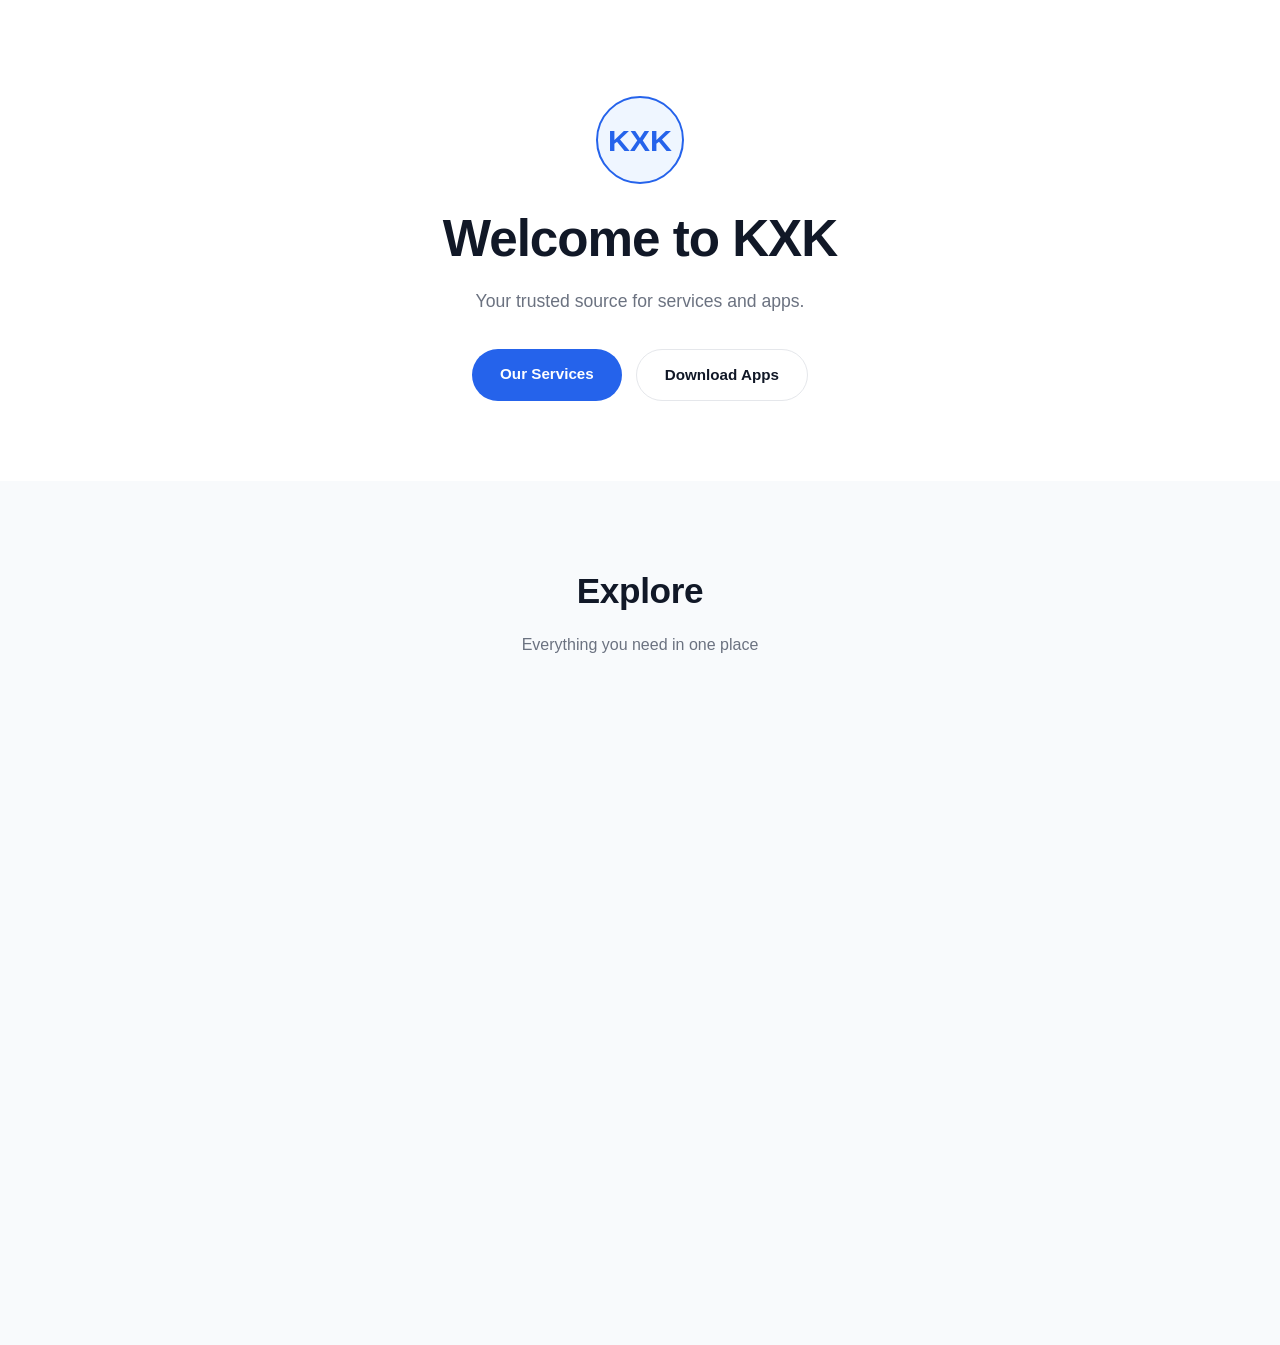
<file: index.html>
<!DOCTYPE html>
<html lang="en">
<head>
  <meta charset="UTF-8" />
  <meta name="viewport" content="width=device-width, initial-scale=1.0" />
  <meta http-equiv="refresh" content="0; url=home.html" />
  <title>KXK</title>
</head>
<body>
  <!-- index.html က home.html ကို အလိုအလျောက် ပို့ပေးပါတယ် (redirect) -->
  <p style="font-family: sans-serif; text-align: center; padding-top: 40px;">
    <a href="home.html">Go to KXK Home →</a>
  </p>
</body>
</html>
</file>
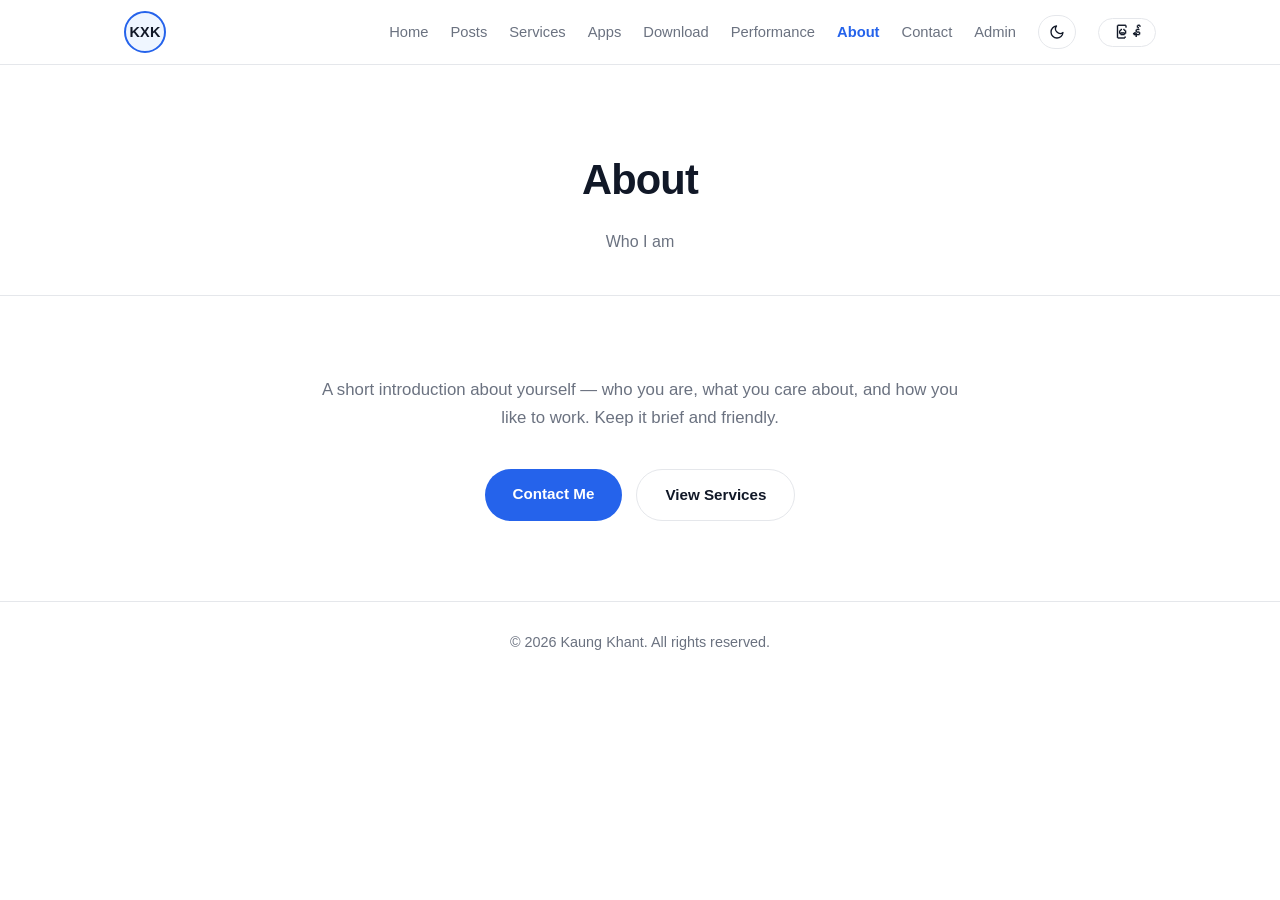
<file: about.html>
<!DOCTYPE html>
<html lang="en">
<head>
<script>try{document.documentElement.setAttribute("data-theme",localStorage.getItem("site-theme")||(matchMedia("(prefers-color-scheme: dark)").matches?"dark":"light"))}catch(e){}</script>
  <meta charset="UTF-8" />
  <meta name="viewport" content="width=device-width, initial-scale=1.0" />
  <meta name="description" content="About — KXK" />
  <title>About — KXK</title>
  <link rel="stylesheet" href="style.css" />
</head>
<body>

  <header id="siteHeader"></header>

  <main>
    <!-- ================= PAGE HERO ================= -->
    <section class="page-hero">
      <div class="container">
        <h1 data-i18n data-en="About" data-mm="အကြောင်း">About</h1>
        <p data-i18n data-en="Who I am" data-mm="ကျွန်တော်/ကျွန်မ အကြောင်း">Who I am</p>
      </div>
    </section>

    <!-- ================= ABOUT TEXT ================= -->
    <section class="section">
      <div class="container">
        <!-- ✏️ EDIT: ကိုယ့်အကြောင်း ၂-၃ ကြောင်း ရေးပါ (အတိုချုံး) -->
        <p class="about-text reveal" data-i18n data-en="A short introduction about yourself — who you are, what you care about, and how you like to work. Keep it brief and friendly." data-mm="ကိုယ့်အကြောင်း အတိုချုံး မိတ်ဆက် — သင်ဘယ်သူလဲ၊ ဘာကို အလေးထားလဲ၊ ဘယ်လို အလုပ်လုပ်လဲ ဆိုတာ အတိုချုံး ဖော်ပြပါ။">
          A short introduction about yourself — who you are, what you care about, and how you like to work. Keep it brief and friendly.
        </p>

        <div class="hero-actions" style="margin-top: 36px;">
          <a href="contact.html" class="btn btn-primary" data-i18n data-en="Contact Me" data-mm="ဆက်သွယ်ရန်">Contact Me</a>
          <a href="services.html" class="btn btn-outline" data-i18n data-en="View Services" data-mm="ဝန်ဆောင်မှုများ ကြည့်ရန်">View Services</a>
        </div>
      </div>
    </section>
  </main>

  <footer id="siteFooter"></footer>

  <script src="script.js"></script>
</body>
</html>
</file>
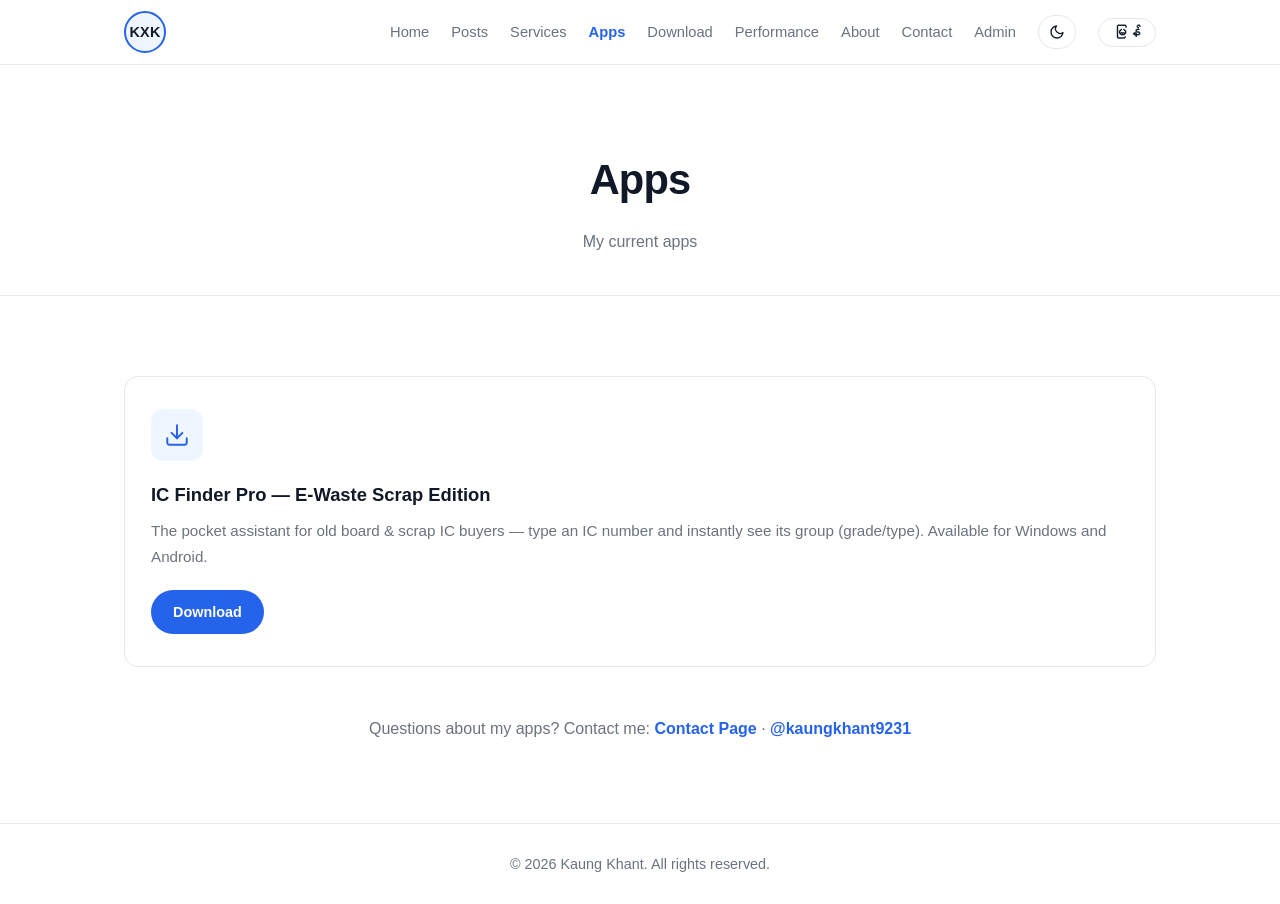
<file: apps.html>
<!DOCTYPE html>
<html lang="en">
<head>
<script>try{document.documentElement.setAttribute("data-theme",localStorage.getItem("site-theme")||(matchMedia("(prefers-color-scheme: dark)").matches?"dark":"light"))}catch(e){}</script>
  <meta charset="UTF-8" />
  <meta name="viewport" content="width=device-width, initial-scale=1.0" />
  <meta name="description" content="Apps — KXK" />
  <title>Apps — KXK</title>
  <link rel="stylesheet" href="style.css" />
</head>
<body>

  <header id="siteHeader"></header>

  <main>
    <!-- ================= PAGE HERO ================= -->
    <section class="page-hero">
      <div class="container">
        <h1 data-i18n data-en="Apps" data-mm="အက်ပ်များ">Apps</h1>
        <p data-i18n data-en="My current apps" data-mm="လက်ရှိ ကျွန်တော်/ကျွန်မ ရဲ့ app များ">My current apps</p>
      </div>
    </section>

    <!-- ================= APP LIST ================= -->
    <section class="section">
      <div class="container">
        <div class="cards">
          <!-- ✏️ EDIT: App 1 — description ကို ပြင်ပါ။ App အသစ်ထည့်ချင်ရင် ဒီ card ကို copy လုပ်ပါ -->
          <article class="card reveal">
            <div class="card-icon" aria-hidden="true">
              <svg viewBox="0 0 24 24" fill="none" stroke="currentColor" stroke-width="1.8" stroke-linecap="round" stroke-linejoin="round"><path d="M21 15v4a2 2 0 0 1-2 2H5a2 2 0 0 1-2-2v-4"/><polyline points="7 10 12 15 17 10"/><line x1="12" y1="15" x2="12" y2="3"/></svg>
            </div>
            <h3>IC Finder Pro — E-Waste Scrap Edition</h3>
            <p data-i18n data-en="The pocket assistant for old board & scrap IC buyers — type an IC number and instantly see its group (grade/type). Available for Windows and Android." data-mm="ဘုတ်အဟောင်း / IC အစုတ် ဝယ်ရောင်းသမားများအတွက် IC အမျိုးအစား ခွဲခြားပေးမယ့် အိတ်ဆောင်လက်ထောက် — IC နံပါတ် ရိုက်ထည့်ရုံနဲ့ Group (အဆင့်အတန်း/အမျိုးအစား) ကို ချက်ချင်းသိနိုင်မယ်။ Windows နဲ့ Android အတွက် ရနိုင်ပါတယ်။">The pocket assistant for old board & scrap IC buyers — type an IC number and instantly see its group (grade/type). Available for Windows and Android.</p>
            <div class="app-links">
              <a href="download.html" class="btn btn-primary" data-i18n data-en="Download" data-mm="ဒေါင်းလုဒ်">Download</a>
            </div>
          </article>
        </div>

        <p class="support-note">
          <span data-i18n data-en="Questions about my apps? Contact me:" data-mm="App များနဲ့ ပတ်သက်ပြီး မေးခွန်းရှိရင် ဆက်သွယ်ပါ:">Questions about my apps? Contact me:</span>
          <a href="contact.html" data-i18n data-en="Contact Page" data-mm="ဆက်သွယ်ရန် စာမျက်နှာ">Contact Page</a>
          <span> · </span>
          <a href="https://t.me/kaungkhant9231" target="_blank" rel="noopener">@kaungkhant9231</a>
        </p>
      </div>
    </section>
  </main>

  <footer id="siteFooter"></footer>

  <script src="script.js"></script>
</body>
</html>
</file>
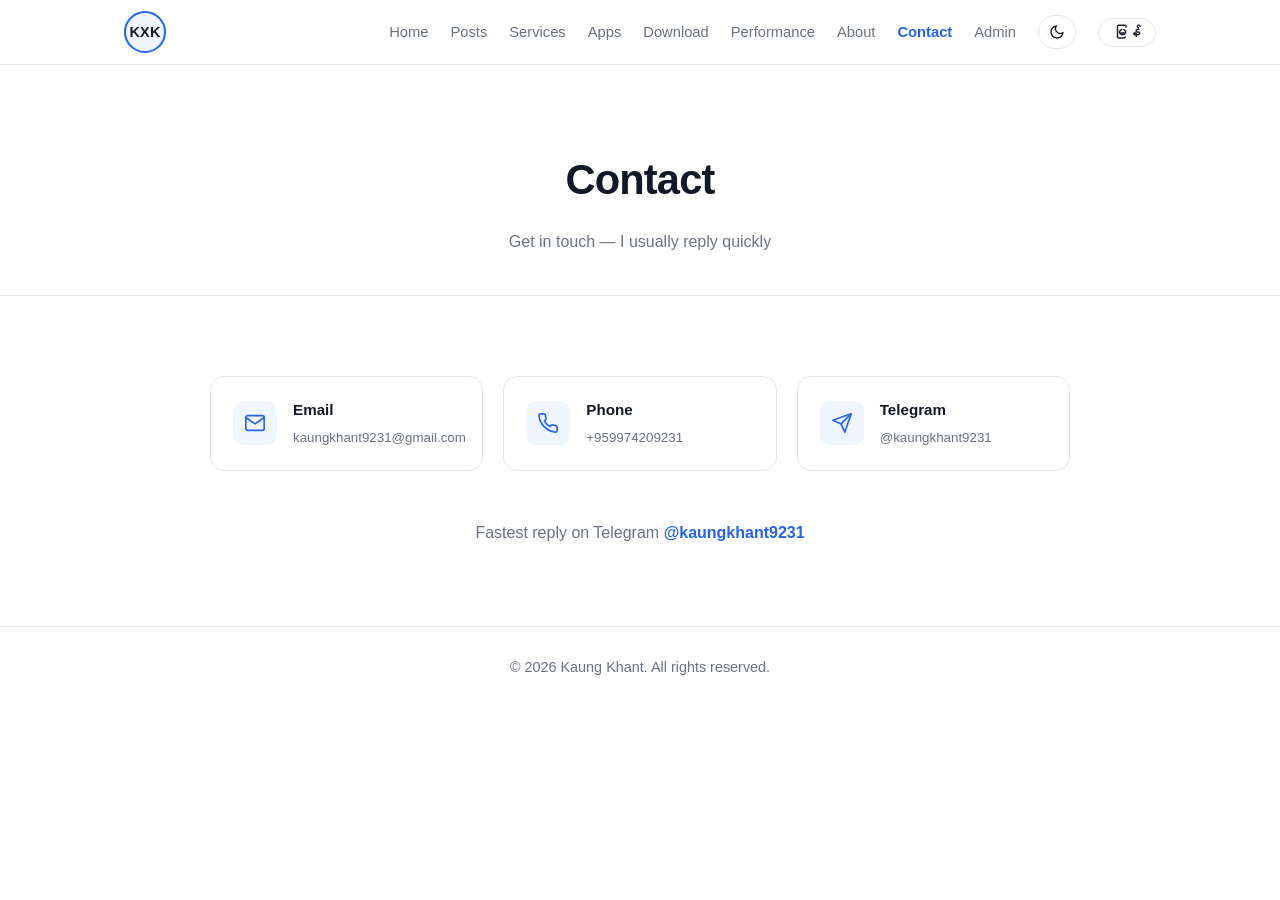
<file: contact.html>
<!DOCTYPE html>
<html lang="en">
<head>
<script>try{document.documentElement.setAttribute("data-theme",localStorage.getItem("site-theme")||(matchMedia("(prefers-color-scheme: dark)").matches?"dark":"light"))}catch(e){}</script>
  <meta charset="UTF-8" />
  <meta name="viewport" content="width=device-width, initial-scale=1.0" />
  <meta name="description" content="Contact — KXK" />
  <title>Contact — KXK</title>
  <link rel="stylesheet" href="style.css" />
</head>
<body>

  <header id="siteHeader"></header>

  <main>
    <!-- ================= PAGE HERO ================= -->
    <section class="page-hero">
      <div class="container">
        <h1 data-i18n data-en="Contact" data-mm="ဆက်သွယ်ရန်">Contact</h1>
        <p data-i18n data-en="Get in touch — I usually reply quickly" data-mm="ဆက်သွယ်လို့ရပါတယ် — များသောအားဖြင့် မြန်မြန်ပြန်ကြားပါတယ်">Get in touch — I usually reply quickly</p>
      </div>
    </section>

    <!-- ================= CONTACT INFO ================= -->
    <section class="section">
      <div class="container">
        <div class="contact-grid">
          <a class="contact-item reveal" href="mailto:kaungkhant9231@gmail.com">
            <span class="contact-icon" aria-hidden="true">
              <svg viewBox="0 0 24 24" fill="none" stroke="currentColor" stroke-width="1.8" stroke-linecap="round" stroke-linejoin="round"><path d="M4 4h16c1.1 0 2 .9 2 2v12c0 1.1-.9 2-2 2H4c-1.1 0-2-.9-2-2V6c0-1.1.9-2 2-2z"/><polyline points="22,6 12,13 2,6"/></svg>
            </span>
            <span>
              <strong data-i18n data-en="Email" data-mm="အီးမေးလ်">Email</strong>
              <small>kaungkhant9231@gmail.com</small>
            </span>
          </a>

          <a class="contact-item reveal" href="tel:+959974209231">
            <span class="contact-icon" aria-hidden="true">
              <svg viewBox="0 0 24 24" fill="none" stroke="currentColor" stroke-width="1.8" stroke-linecap="round" stroke-linejoin="round"><path d="M22 16.92v3a2 2 0 0 1-2.18 2 19.79 19.79 0 0 1-8.63-3.07 19.5 19.5 0 0 1-6-6 19.79 19.79 0 0 1-3.07-8.67A2 2 0 0 1 4.11 2h3a2 2 0 0 1 2 1.72c.127.96.361 1.903.7 2.81a2 2 0 0 1-.45 2.11L8.09 9.91a16 16 0 0 0 6 6l1.27-1.27a2 2 0 0 1 2.11-.45c.907.339 1.85.573 2.81.7A2 2 0 0 1 22 16.92z"/></svg>
            </span>
            <span>
              <strong data-i18n data-en="Phone" data-mm="ဖုန်း">Phone</strong>
              <small>+959974209231</small>
            </span>
          </a>

          <a class="contact-item reveal" href="https://t.me/kaungkhant9231" target="_blank" rel="noopener">
            <span class="contact-icon" aria-hidden="true">
              <svg viewBox="0 0 24 24" fill="none" stroke="currentColor" stroke-width="1.8" stroke-linecap="round" stroke-linejoin="round"><path d="M22 2L11 13"/><path d="M22 2l-7 20-4-9-9-4 20-7z"/></svg>
            </span>
            <span>
              <strong data-i18n data-en="Telegram" data-mm="တယ်လီဂရမ်">Telegram</strong>
              <small>@kaungkhant9231</small>
            </span>
          </a>
        </div>

        <p class="support-note">
          <span data-i18n data-en="Fastest reply on Telegram" data-mm="အမြန်ဆုံး ပြန်ကြားမှုက Telegram မှာ">Fastest reply on Telegram</span>
          <a href="https://t.me/kaungkhant9231" target="_blank" rel="noopener">@kaungkhant9231</a>
        </p>
      </div>
    </section>
  </main>

  <footer id="siteFooter"></footer>

  <script src="script.js"></script>
</body>
</html>
</file>
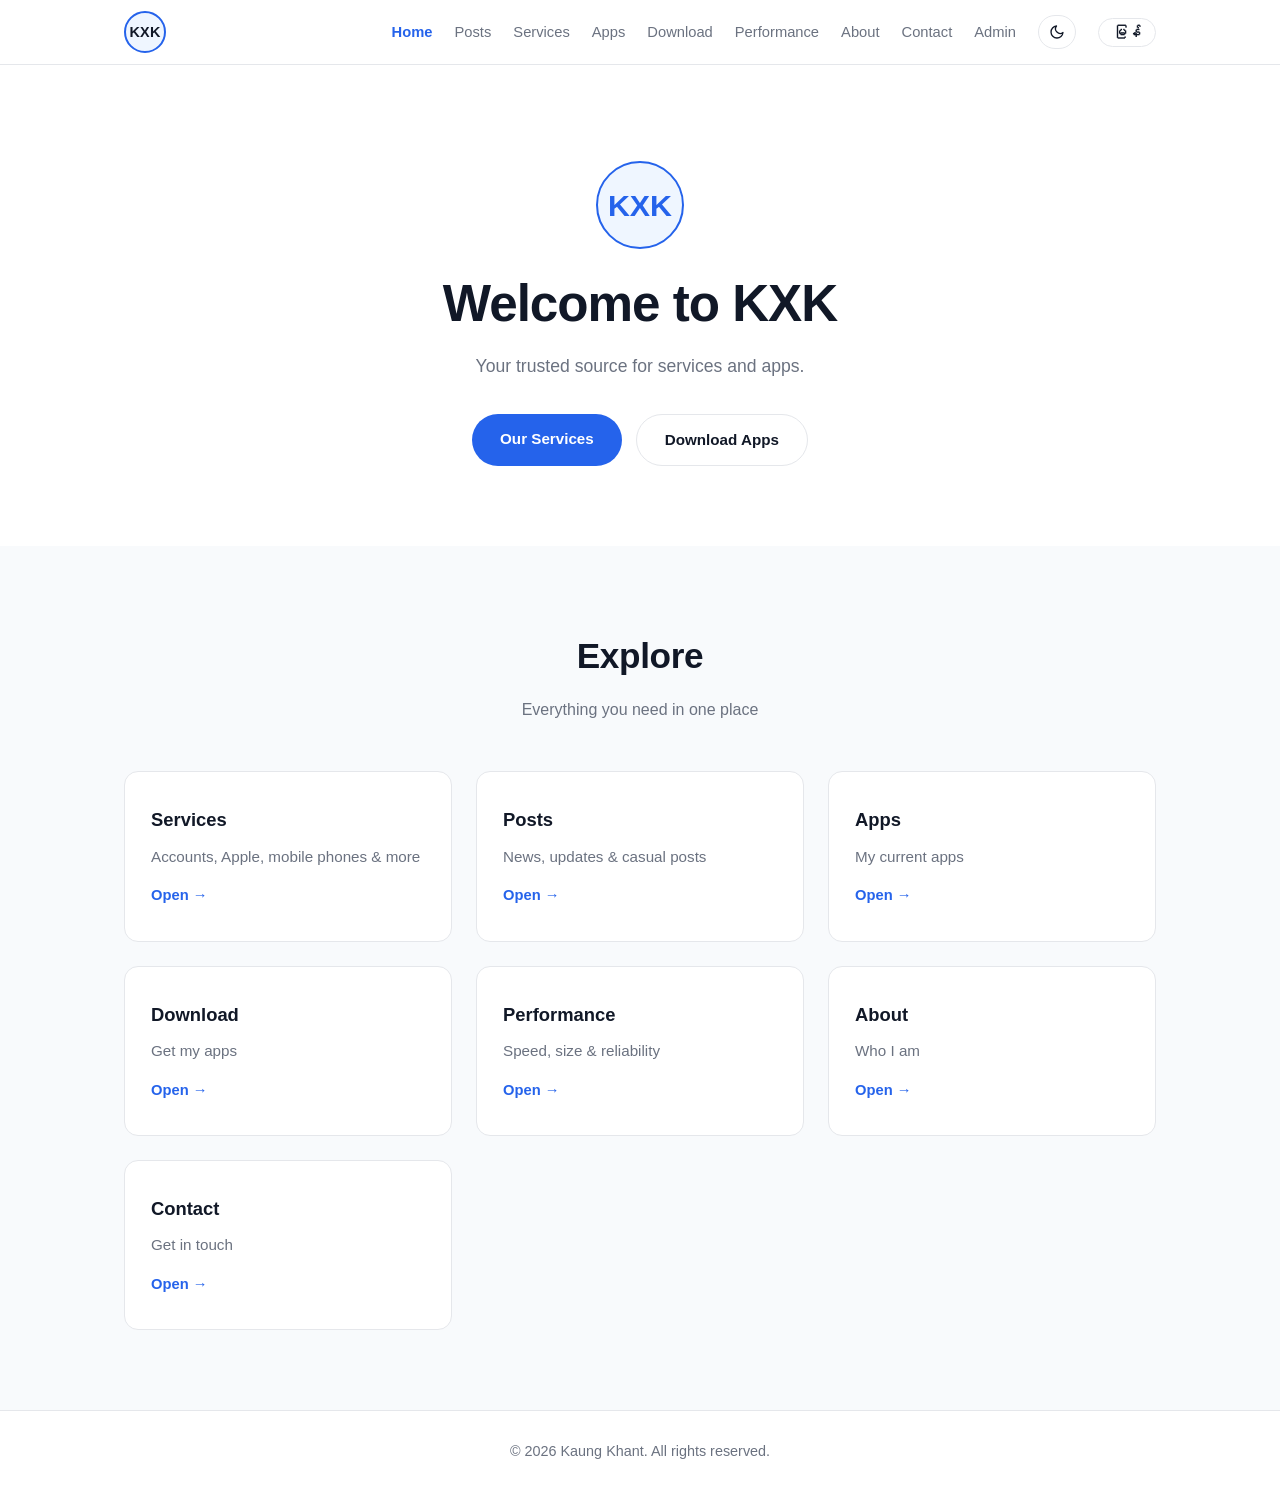
<file: home.html>
<!DOCTYPE html>
<html lang="en">
<head>
<script>try{document.documentElement.setAttribute("data-theme",localStorage.getItem("site-theme")||(matchMedia("(prefers-color-scheme: dark)").matches?"dark":"light"))}catch(e){}</script>
  <meta charset="UTF-8" />
  <meta name="viewport" content="width=device-width, initial-scale=1.0" />
  <meta name="description" content="KXK — welcome, services, apps and contact" />
  <title>KXK</title>
  <link rel="stylesheet" href="style.css" />
</head>
<body>

  <!-- Header ကို components/header.html ကနေ script.js က ထည့်ပေးပါတယ် -->
  <header id="siteHeader"></header>

  <main>
    <!-- ================= HERO (Home) ================= -->
    <section id="home" class="hero">
      <div class="container hero-inner">
        <div class="avatar" aria-hidden="true">KXK</div>
        <!-- ✏️ EDIT: hero စာသား -->
        <h1 class="hero-title" data-i18n data-en="Welcome to  KXK" data-mm="KXK မှ ကြိုဆိုပါတယ်">Welcome to KXK</h1>
        <!-- ✏️ EDIT: short tagline -->
        <p class="hero-sub" data-i18n data-en="Your trusted source for services and apps." data-mm="ဝန်ဆောင်မှုတွေနဲ့ app တွေအတွက် သင်ယုံကြည်စိတ်ချနိုင်တဲ့ နေရာ။">Your trusted source for services and apps.</p>
        <div class="hero-actions">
          <a href="services.html" class="btn btn-primary" data-i18n data-en="Our Services" data-mm="ဝန်ဆောင်မှုများ">Our Services</a>
          <a href="download.html" class="btn btn-outline" data-i18n data-en="Download Apps" data-mm="App ဒေါင်းလုဒ်">Download Apps</a>
        </div>
      </div>
    </section>

    <!-- ================= QUICK LINKS ================= -->
    <section class="section section-alt">
      <div class="container">
        <h2 class="section-title" data-i18n data-en="Explore" data-mm="စူးစမ်းကြည့်ပါ">Explore</h2>
        <p class="section-sub" data-i18n data-en="Everything you need in one place" data-mm="လိုအပ်သမျှ အားလုံး တစ်နေရာတည်းမှာ">Everything you need in one place</p>

        <div class="cards">
          <a class="card reveal" href="services.html">
            <h3 data-i18n data-en="Services" data-mm="ဝန်ဆောင်မှုများ">Services</h3>
            <p data-i18n data-en="Accounts, Apple, mobile phones & more" data-mm="အကောင့်၊ Apple၊ မိုဘိုင်းဖုန်းနှင့် အခြား">Accounts, Apple, mobile phones & more</p>
            <span class="quick-link" data-i18n data-en="Open →" data-mm="ဖွင့်ရန် →">Open →</span>
          </a>

          <a class="card reveal" href="posts.html">
            <h3 data-i18n data-en="Posts" data-mm="ပို့စ်များ">Posts</h3>
            <p data-i18n data-en="News, updates & casual posts" data-mm="သတင်း၊ အပ်ဒိတ်နှင့် အပျင်းပြေ ပို့စ်များ">News, updates & casual posts</p>
            <span class="quick-link" data-i18n data-en="Open →" data-mm="ဖွင့်ရန် →">Open →</span>
          </a>

          <a class="card reveal" href="apps.html">
            <h3 data-i18n data-en="Apps" data-mm="အက်ပ်များ">Apps</h3>
            <p data-i18n data-en="My current apps" data-mm="လက်ရှိ ကျွန်တော်/ကျွန်မ ရဲ့ app များ">My current apps</p>
            <span class="quick-link" data-i18n data-en="Open →" data-mm="ဖွင့်ရန် →">Open →</span>
          </a>

          <a class="card reveal" href="download.html">
            <h3 data-i18n data-en="Download" data-mm="ဒေါင်းလုဒ်">Download</h3>
            <p data-i18n data-en="Get my apps" data-mm="App များကို ရယူပါ">Get my apps</p>
            <span class="quick-link" data-i18n data-en="Open →" data-mm="ဖွင့်ရန် →">Open →</span>
          </a>

          <a class="card reveal" href="performance.html">
            <h3 data-i18n data-en="Performance" data-mm="စွမ်းဆောင်ရည်">Performance</h3>
            <p data-i18n data-en="Speed, size & reliability" data-mm="မြန်ဆန်မှု၊ အရွယ်အစားနဲ့ ယုံကြည်စိတ်ချရမှု">Speed, size & reliability</p>
            <span class="quick-link" data-i18n data-en="Open →" data-mm="ဖွင့်ရန် →">Open →</span>
          </a>

          <a class="card reveal" href="about.html">
            <h3 data-i18n data-en="About" data-mm="အကြောင်း">About</h3>
            <p data-i18n data-en="Who I am" data-mm="ကျွန်တော်/ကျွန်မ အကြောင်း">Who I am</p>
            <span class="quick-link" data-i18n data-en="Open →" data-mm="ဖွင့်ရန် →">Open →</span>
          </a>

          <a class="card reveal" href="contact.html">
            <h3 data-i18n data-en="Contact" data-mm="ဆက်သွယ်ရန်">Contact</h3>
            <p data-i18n data-en="Get in touch" data-mm="ဆက်သွယ်ပါ">Get in touch</p>
            <span class="quick-link" data-i18n data-en="Open →" data-mm="ဖွင့်ရန် →">Open →</span>
          </a>
        </div>
      </div>
    </section>
  </main>

  <!-- Footer ကို components/footer.html ကနေ script.js က ထည့်ပေးပါတယ် -->
  <footer id="siteFooter"></footer>

  <script src="script.js"></script>
</body>
</html>
</file>
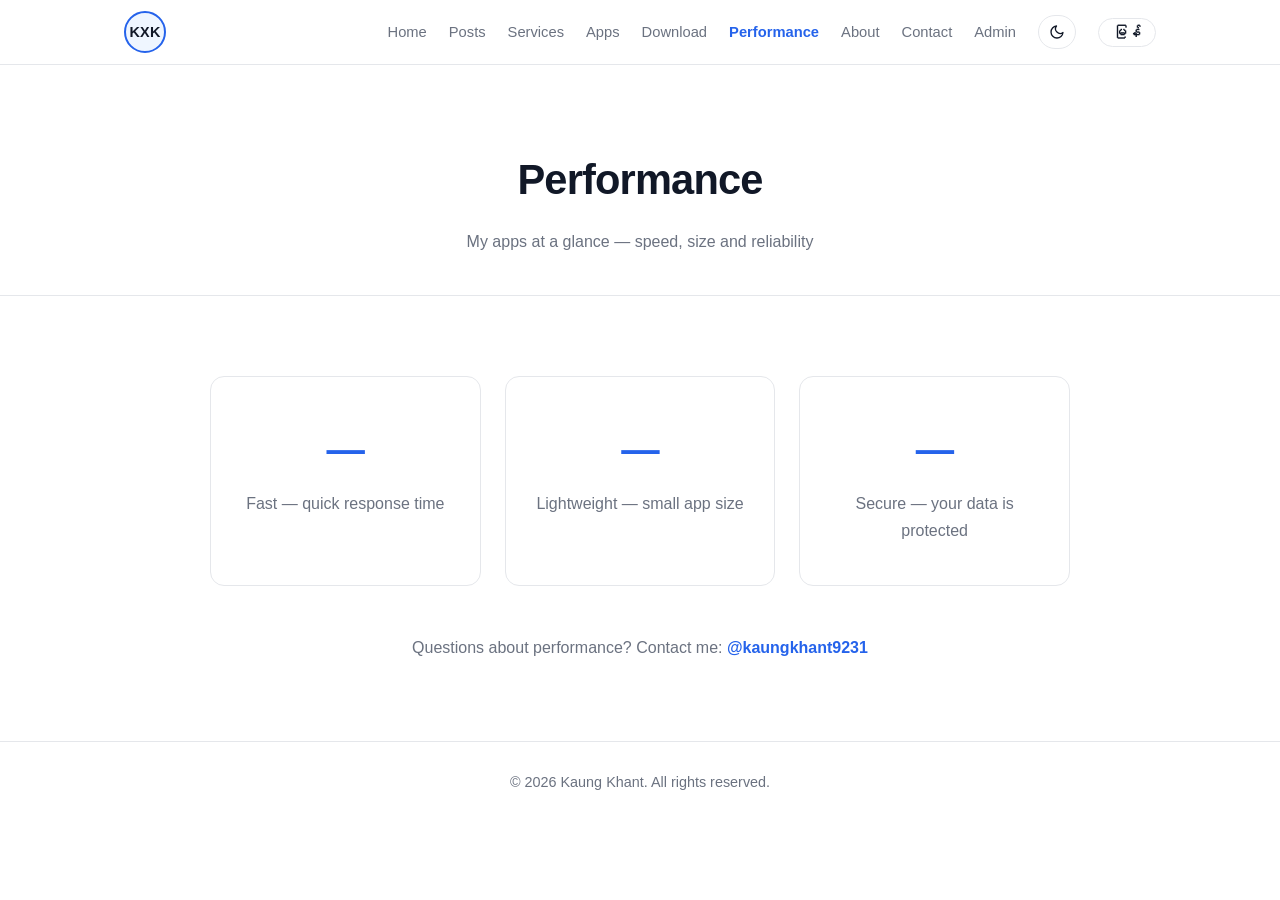
<file: performance.html>
<!DOCTYPE html>
<html lang="en">
<head>
<script>try{document.documentElement.setAttribute("data-theme",localStorage.getItem("site-theme")||(matchMedia("(prefers-color-scheme: dark)").matches?"dark":"light"))}catch(e){}</script>
  <meta charset="UTF-8" />
  <meta name="viewport" content="width=device-width, initial-scale=1.0" />
  <meta name="description" content="Performance — KXK" />
  <title>Performance — KXK</title>
  <link rel="stylesheet" href="style.css" />
</head>
<body>

  <header id="siteHeader"></header>

  <main>
    <!-- ================= PAGE HERO ================= -->
    <section class="page-hero">
      <div class="container">
        <h1 data-i18n data-en="Performance" data-mm="စွမ်းဆောင်ရည်">Performance</h1>
        <p data-i18n data-en="My apps at a glance — speed, size and reliability" data-mm="ကျွန်တော်/ကျွန်မ ရဲ့ app တွေရဲ့ စွမ်းဆောင်ရည် — မြန်ဆန်မှု၊ အရွယ်အစား၊ ယုံကြည်စိတ်ချရမှု">My apps at a glance — speed, size and reliability</p>
      </div>
    </section>

    <!-- ================= STATS ================= -->
    <section class="section">
      <div class="container">
        <div class="stats">
          <!-- ✏️ EDIT: ကိန်းဂဏန်းတွေကို သင့် app ရဲ့ အချက်အလက်နဲ့ အစားထိုးပါ -->
          <div class="stat reveal">
            <div class="stat-value">—</div>
            <div class="stat-label" data-i18n data-en="Fast — quick response time" data-mm="မြန်ဆန် — တုံ့ပြန်မှု မြန်သည်">Fast — quick response time</div>
          </div>

          <div class="stat reveal">
            <div class="stat-value">—</div>
            <div class="stat-label" data-i18n data-en="Lightweight — small app size" data-mm="ပေါ့ပါး — app အရွယ်အစား သေးသည်">Lightweight — small app size</div>
          </div>

          <div class="stat reveal">
            <div class="stat-value">—</div>
            <div class="stat-label" data-i18n data-en="Secure — your data is protected" data-mm="လုံခြုံ — သင့်ဒေတာကို ကာကွယ်ပေးသည်">Secure — your data is protected</div>
          </div>
        </div>

        <p class="support-note">
          <span data-i18n data-en="Questions about performance? Contact me:" data-mm="စွမ်းဆောင်ရည်နဲ့ ပတ်သက်ပြီး မေးခွန်းရှိရင် ဆက်သွယ်ပါ:">Questions about performance? Contact me:</span>
          <a href="https://t.me/kaungkhant9231" target="_blank" rel="noopener">@kaungkhant9231</a>
        </p>
      </div>
    </section>
  </main>

  <footer id="siteFooter"></footer>

  <script src="script.js"></script>
</body>
</html>
</file>
<file: style.css>
/* =========================================================
   Personal website — Minimal clean style
   Edit the accent color below to change the whole look.
   ========================================================= */

:root {
  --bg: #ffffff;
  --bg-alt: #f8fafc;
  --text: #111827;
  --muted: #6b7280;
  --accent: #2563eb;        /* ✏️ EDIT: main accent color */
  --accent-soft: #eff6ff;
  --border: #e5e7eb;
  --radius: 14px;
  --shadow: 0 10px 30px rgba(17, 24, 39, 0.06);
  --maxw: 1080px;
}

* { margin: 0; padding: 0; box-sizing: border-box; }

html { scroll-behavior: smooth; }

body {
  font-family: -apple-system, BlinkMacSystemFont, "Segoe UI", Roboto,
    "Noto Sans Myanmar", "Helvetica Neue", Arial, sans-serif;
  background: var(--bg);
  color: var(--text);
  line-height: 1.7;
  -webkit-font-smoothing: antialiased;
}

.container { max-width: var(--maxw); margin: 0 auto; padding: 0 24px; }

a { color: inherit; text-decoration: none; }

/* ---------- Header ---------- */
.header {
  position: sticky;
  top: 0;
  z-index: 50;
  background: rgba(255, 255, 255, 0.85);
  backdrop-filter: blur(10px);
  border-bottom: 1px solid var(--border);
}

.nav {
  display: flex;
  align-items: center;
  justify-content: space-between;
  height: 64px;
}

.logo {
  display: inline-flex;
  align-items: center;
  justify-content: center;
  width: 42px;
  height: 42px;
  font-size: 0.9rem;
  font-weight: 800;
  letter-spacing: 0.02em;
  color: var(--text);
  border: 2px solid var(--accent);
  border-radius: 50%;
  background: var(--accent-soft);
  flex-shrink: 0;
  transition: transform 0.15s ease, box-shadow 0.15s ease;
}

.logo:hover {
  transform: scale(1.05);
  box-shadow: 0 0 0 4px var(--accent-soft);
}

.nav-links {
  display: flex;
  align-items: center;
  gap: 28px;
  list-style: none;
}

.nav-links a {
  font-size: 0.95rem;
  color: var(--muted);
  transition: color 0.2s;
}

.nav-links a:hover { color: var(--text); }

.lang-btn {
  padding: 6px 14px;
  border: 1px solid var(--border);
  border-radius: 999px;
  background: var(--bg);
  color: var(--text);
  font-size: 0.85rem;
  font-weight: 600;
  cursor: pointer;
  transition: all 0.2s;
}

.lang-btn:hover {
  border-color: var(--accent);
  color: var(--accent);
}

/* Mobile menu button */
.menu-btn {
  display: none;
  flex-direction: column;
  gap: 5px;
  background: none;
  border: none;
  cursor: pointer;
  padding: 6px;
}

.menu-btn span {
  width: 22px;
  height: 2px;
  background: var(--text);
  border-radius: 2px;
  transition: transform 0.25s, opacity 0.25s;
}

/* ---------- Hero ---------- */
.hero {
  padding: 96px 0 80px;
  text-align: center;
}

.avatar {
  width: 88px;
  height: 88px;
  margin: 0 auto 24px;
  border-radius: 50%;
  background: var(--accent-soft);
  color: var(--accent);
  font-size: 1.9rem;
  font-weight: 700;
  display: flex;
  align-items: center;
  justify-content: center;
  border: 2px solid var(--accent);
}

.hero-title {
  font-size: clamp(2rem, 5vw, 3.2rem);
  font-weight: 800;
  letter-spacing: -0.02em;
  line-height: 1.2;
}

.hero-title .accent { color: var(--accent); }

.hero-sub {
  margin: 18px auto 32px;
  max-width: 560px;
  color: var(--muted);
  font-size: 1.1rem;
}

.hero-actions {
  display: flex;
  gap: 14px;
  justify-content: center;
  flex-wrap: wrap;
}

.btn {
  display: inline-block;
  padding: 12px 28px;
  border-radius: 999px;
  font-weight: 600;
  font-size: 0.95rem;
  transition: all 0.2s;
}

.btn-primary {
  background: var(--accent);
  color: #fff;
}

.btn-primary:hover { opacity: 0.88; transform: translateY(-1px); }

.btn-outline {
  border: 1.5px solid var(--border);
  color: var(--text);
}

.btn-outline:hover { border-color: var(--accent); color: var(--accent); }

/* ---------- Sections ---------- */
.section { padding: 80px 0; }

.section-alt { background: var(--bg-alt); }

.section-title {
  font-size: clamp(1.6rem, 3.5vw, 2.2rem);
  font-weight: 800;
  text-align: center;
  letter-spacing: -0.01em;
}

.section-sub {
  text-align: center;
  color: var(--muted);
  margin: 10px 0 48px;
}

/* ---------- Service cards ---------- */
.cards {
  display: grid;
  grid-template-columns: repeat(auto-fit, minmax(260px, 1fr));
  gap: 24px;
}

.card {
  background: var(--bg);
  border: 1px solid var(--border);
  border-radius: var(--radius);
  padding: 32px 26px;
  transition: transform 0.2s, box-shadow 0.2s, border-color 0.2s;
}

.card:hover {
  transform: translateY(-4px);
  box-shadow: var(--shadow);
  border-color: var(--accent);
}

.card-icon {
  width: 52px;
  height: 52px;
  border-radius: 12px;
  background: var(--accent-soft);
  color: var(--accent);
  display: flex;
  align-items: center;
  justify-content: center;
  margin-bottom: 18px;
}

.card-icon svg { width: 26px; height: 26px; }

.card h3 { font-size: 1.15rem; margin-bottom: 8px; }

.card p { color: var(--muted); font-size: 0.95rem; }

/* ---------- About ---------- */
.about-text {
  max-width: 640px;
  margin: 0 auto;
  text-align: center;
  color: var(--muted);
  font-size: 1.05rem;
}

/* ---------- Contact ---------- */
.contact-grid {
  display: grid;
  grid-template-columns: repeat(auto-fit, minmax(240px, 1fr));
  gap: 20px;
  max-width: 860px;
  margin: 0 auto;
}

.contact-item {
  display: flex;
  align-items: center;
  gap: 16px;
  padding: 20px 22px;
  border: 1px solid var(--border);
  border-radius: var(--radius);
  transition: border-color 0.2s, box-shadow 0.2s;
}

.contact-item:hover {
  border-color: var(--accent);
  box-shadow: var(--shadow);
}

.contact-icon {
  width: 44px;
  height: 44px;
  flex-shrink: 0;
  border-radius: 10px;
  background: var(--accent-soft);
  color: var(--accent);
  display: flex;
  align-items: center;
  justify-content: center;
}

.contact-icon svg { width: 22px; height: 22px; }

.contact-item strong { display: block; font-size: 0.95rem; }

.contact-item small { color: var(--muted); }

/* ---------- Footer ---------- */
.footer {
  border-top: 1px solid var(--border);
  padding: 28px 0;
  text-align: center;
  color: var(--muted);
  font-size: 0.9rem;
}

/* ---------- Scroll reveal ---------- */
.reveal {
  opacity: 0;
  transform: translateY(18px);
  transition: opacity 0.6s ease, transform 0.6s ease;
}

.reveal.visible { opacity: 1; transform: translateY(0); }

/* ---------- Responsive ---------- */
@media (max-width: 720px) {
  .hero { padding: 64px 0 56px; }
  .section { padding: 56px 0; }

  .menu-btn { display: flex; }

  .nav-links {
    position: fixed;
    top: 64px;
    left: 0;
    right: 0;
    flex-direction: column;
    gap: 0;
    background: var(--bg);
    border-bottom: 1px solid var(--border);
    padding: 8px 24px 20px;
    transform: translateY(-120%);
    transition: transform 0.3s ease;
    box-shadow: 0 20px 30px rgba(17, 24, 39, 0.08);
  }

  .nav-links.open { transform: translateY(0); }

  .nav-links li { width: 100%; }

  .nav-links a { display: block; padding: 12px 0; font-size: 1.05rem; }

  .nav-links .lang-btn { margin-top: 8px; width: 100%; }
}

/* =========================================================
   Additions: page-hero, apps, download, performance
   ========================================================= */

/* ---------- Inner page hero ---------- */
.page-hero {
  padding: 80px 0 40px;
  text-align: center;
  border-bottom: 1px solid var(--border);
}

.page-hero h1 {
  font-size: clamp(1.8rem, 4vw, 2.6rem);
  font-weight: 800;
  letter-spacing: -0.02em;
}

.page-hero p {
  margin: 12px auto 0;
  max-width: 560px;
  color: var(--muted);
}

/* ---------- Active nav link ---------- */
.nav-links a.active {
  color: var(--accent);
  font-weight: 600;
}

/* ---------- App download buttons inside cards ---------- */
.app-links {
  display: flex;
  gap: 12px;
  flex-wrap: wrap;
  margin-top: 20px;
}

.card .btn {
  padding: 10px 22px;
  font-size: 0.9rem;
}

/* ---------- Performance stats ---------- */
.stats {
  display: grid;
  grid-template-columns: repeat(auto-fit, minmax(200px, 1fr));
  gap: 24px;
  max-width: 860px;
  margin: 0 auto;
}

.stat {
  background: var(--bg);
  border: 1px solid var(--border);
  border-radius: var(--radius);
  padding: 40px 24px;
  text-align: center;
  transition: border-color 0.2s, box-shadow 0.2s;
}

.stat:hover {
  border-color: var(--accent);
  box-shadow: var(--shadow);
}

.stat-value {
  font-size: 2.4rem;
  font-weight: 800;
  color: var(--accent);
  letter-spacing: -0.02em;
}

.stat-label {
  margin-top: 8px;
  color: var(--muted);
}

/* ---------- Support note (download / performance pages) ---------- */
.support-note {
  margin-top: 48px;
  text-align: center;
  color: var(--muted);
}

.support-note a {
  color: var(--accent);
  font-weight: 600;
}

.support-note a:hover { text-decoration: underline; }

/* ---------- Preview notice (shown if opened without a local server) ---------- */
.preview-note {
  padding: 12px 24px;
  text-align: center;
  color: var(--muted);
  font-size: 0.9rem;
  background: #fffbeb;
  border-bottom: 1px solid var(--border);
}

@media (max-width: 720px) {
  .page-hero { padding: 56px 0 32px; }
  .stat { padding: 28px 20px; }
}

/* =========================================================
   Additions: dark mode, service lists, quick links, theme btn
   ========================================================= */

/* ---------- Dark mode ---------- */
html[data-theme="dark"] {
  --bg: #000000;
  --bg-alt: #111111;
  --text: #f5f5f5;
  --muted: #a1a1aa;
  --accent: #3b82f6;
  --accent-soft: rgba(59, 130, 246, 0.15);
  --border: #262626;
  --shadow: 0 10px 30px rgba(0, 0, 0, 0.5);
}

html[data-theme="dark"] .header {
  background: rgba(0, 0, 0, 0.85);
}

html[data-theme="dark"] .preview-note {
  background: #111111;
}

html[data-theme="dark"] .card,
html[data-theme="dark"] .stat,
html[data-theme="dark"] .contact-item {
  background: var(--bg);
}

/* Smooth theme switch */
body { transition: background-color 0.25s ease, color 0.25s ease; }

/* ---------- Theme toggle button ---------- */
.theme-btn {
  padding: 8px 10px;
  display: inline-flex;
  align-items: center;
  justify-content: center;
}

.theme-btn svg { width: 16px; height: 16px; }

/* ---------- Nav: fit more links ---------- */
.nav-links { gap: 22px; }
.nav-links a { font-size: 0.92rem; }

/* ---------- Service list (services page) ---------- */
.service-list { margin-top: 4px; }

.service-sub {
  display: flex;
  align-items: center;
  gap: 8px;
  font-size: 0.9rem;
  font-weight: 700;
  margin: 16px 0 2px;
  width: 100%;
  background: none;
  border: none;
  padding: 0;
  cursor: pointer;
  text-align: left;
  font-family: inherit;
  color: var(--text);
}

.service-sub::before {
  content: "";
  width: 6px;
  height: 6px;
  border-radius: 50%;
  background: var(--accent);
  flex-shrink: 0;
}

.service-sub::after {
  content: " ›";
  color: var(--accent);
  font-weight: 700;
  margin-left: auto;
  flex-shrink: 0;
}

.service-sub:hover { color: var(--accent); }

/* hidden sample galleries must stay hidden until opened */
.shots[hidden] { display: none; }

.service-list ul { list-style: none; }

.service-list li {
  position: relative;
  padding: 6px 0 6px 16px;
  color: var(--muted);
  font-size: 0.95rem;
}

.service-list li::before {
  content: "›";
  position: absolute;
  left: 0;
  color: var(--accent);
  font-weight: 700;
}

/* ---------- Quick links (home page) ---------- */
.quick-link {
  display: inline-block;
  margin-top: 14px;
  color: var(--accent);
  font-weight: 600;
  font-size: 0.92rem;
}

a.card:hover .quick-link { text-decoration: underline; }

/* =========================================================
   Additions: download page (app intro + platform cards)
   ========================================================= */

.app-intro {
  max-width: 640px;
  margin: 0 auto 44px;
  text-align: center;
}

.app-intro .card-icon { margin: 0 auto 16px; }

.app-intro h2 { font-size: 1.7rem; font-weight: 800; letter-spacing: -0.01em; }

.app-intro p { margin-top: 8px; color: var(--muted); }

.platform-grid {
  display: grid;
  grid-template-columns: repeat(auto-fit, minmax(300px, 1fr));
  gap: 24px;
  max-width: 940px;
  margin: 0 auto;
}

.platform-card {
  background: var(--bg);
  border: 1px solid var(--border);
  border-radius: var(--radius);
  padding: 24px;
  display: flex;
  flex-direction: column;
  transition: border-color 0.2s, box-shadow 0.2s;
}

.platform-card:hover {
  border-color: var(--accent);
  box-shadow: var(--shadow);
}

.platform-head { margin-bottom: 4px; }

.platform-badge {
  display: inline-block;
  padding: 4px 14px;
  border-radius: 999px;
  font-size: 0.8rem;
  font-weight: 700;
  background: var(--accent-soft);
  color: var(--accent);
}

.shots {
  display: grid;
  grid-template-columns: repeat(auto-fit, minmax(130px, 1fr));
  gap: 12px;
  margin: 14px 0 18px;
}

.shots img {
  width: 100%;
  max-height: 280px;
  border-radius: 10px;
  border: 1px solid var(--border);
  display: block;
  object-fit: contain;
  background: var(--bg-alt);
}

.platform-card .btn {
  width: 100%;
  text-align: center;
  margin-top: auto;
}

/* =========================================================
   Additions: download page — app credit, feature lists
   ========================================================= */

.app-credit {
  margin-top: 10px;
  font-size: 0.88rem;
  color: var(--muted);
  font-style: italic;
}

.platform-lead {
  margin: 12px 0 0;
  color: var(--muted);
  font-size: 0.95rem;
}

.feature-list {
  list-style: none;
  margin: 4px 0 12px;
}

.feature-list li {
  position: relative;
  padding: 8px 0 8px 4px;
  color: var(--muted);
  font-size: 0.93rem;
  border-bottom: 1px dashed var(--border);
}

.feature-list li:last-child { border-bottom: none; }

.platform-note {
  margin: 0 0 16px;
  font-size: 0.95rem;
  font-weight: 600;
  color: var(--text);
}

.support-note + .support-note { margin-top: 8px; }

/* =========================================================
   Additions: Android phone mockups (download page)
   ========================================================= */

.phone-mockups {
  display: flex;
  flex-wrap: wrap;
  gap: 16px;
  justify-content: center;
  margin: 14px 0 18px;
}

.phone {
  width: 150px;
  flex-shrink: 0;
  padding: 7px;
  background: #000000;
  border-radius: 22px;
  border: 1px solid var(--border);
  box-shadow: var(--shadow);
}

html[data-theme="dark"] .phone { background: #000000; }

.phone img {
  width: 100%;
  height: auto;
  border-radius: 14px;
  display: block;
  background: #fff;
}

/* =========================================================
   Additions: Play Store style screenshot carousel
   ========================================================= */

.shots-carousel {
  position: relative;
  margin: 14px 0 18px;
}

.carousel-track {
  display: flex;
  gap: 12px;
  overflow-x: auto;
  scroll-snap-type: x mandatory;
  touch-action: pan-x;
  padding: 6px 4px 12px;
  scrollbar-width: none;
}

.carousel-track::-webkit-scrollbar { display: none; }

.carousel-track .phone {
  flex-shrink: 0;
  scroll-snap-align: center;
  width: 108px;
  padding: 5px;
  border-radius: 18px;
  background: #000000;
  border: 1px solid var(--border);
  box-shadow: var(--shadow);
}

html[data-theme="dark"] .carousel-track .phone { background: #000000; }

.carousel-track .phone img {
  width: 100%;
  height: auto;
  border-radius: 12px;
  display: block;
  background: #fff;
}

.carousel-btn {
  position: absolute;
  top: 50%;
  transform: translateY(-50%);
  width: 28px;
  height: 28px;
  border-radius: 50%;
  border: 1px solid var(--border);
  background: var(--bg);
  color: var(--text);
  cursor: pointer;
  display: flex;
  align-items: center;
  justify-content: center;
  box-shadow: var(--shadow);
  z-index: 2;
  font-size: 15px;
  line-height: 1;
  padding: 0;
}

.carousel-btn.prev { left: -6px; }
.carousel-btn.next { right: -6px; }

/* =========================================================
   Additions: lightbox (full-width screenshot view)
   + mobile size fixes
   ========================================================= */

.lightbox {
  position: fixed;
  inset: 0;
  z-index: 1000;
  display: flex;
  align-items: center;
  justify-content: center;
  background: rgba(0, 0, 0, 0.92);
  opacity: 0;
  pointer-events: none;
  transition: opacity 0.2s ease;
}

.lightbox.open {
  opacity: 1;
  pointer-events: auto;
}

.lightbox-img {
  max-width: 92vw;
  max-height: 85vh;
  border-radius: 8px;
  box-shadow: 0 20px 60px rgba(0, 0, 0, 0.5);
  object-fit: contain;
  background: #000000;
}

.lightbox-close {
  position: absolute;
  top: 16px;
  right: 16px;
  width: 40px;
  height: 40px;
  border-radius: 50%;
  border: none;
  background: rgba(255, 255, 255, 0.15);
  color: #fff;
  font-size: 22px;
  line-height: 1;
  cursor: pointer;
  z-index: 2;
}

.lightbox-btn {
  position: absolute;
  top: 50%;
  transform: translateY(-50%);
  width: 44px;
  height: 44px;
  border-radius: 50%;
  border: none;
  background: rgba(255, 255, 255, 0.15);
  color: #fff;
  font-size: 22px;
  line-height: 1;
  cursor: pointer;
  z-index: 2;
}

.lightbox-btn.prev { left: 16px; }
.lightbox-btn.next { right: 16px; }

/* ---------- Mobile size fixes ---------- */
@media (max-width: 720px) {
  .carousel-track .phone { width: 96px; }
  .lightbox-img { max-width: 94vw; max-height: 80vh; }
  .lightbox-btn { width: 38px; height: 38px; font-size: 19px; }
  .lightbox-close { width: 36px; height: 36px; font-size: 19px; }
}

/* =========================================================
   Additions: posts page (Supabase mini feed)
   ========================================================= */

.post-admin {
  max-width: 640px;
  margin: 0 auto 8px;
  text-align: center;
}

.compose-box {
  text-align: left;
  background: var(--bg);
  border: 1px solid var(--border);
  border-radius: var(--radius);
  padding: 20px;
  box-shadow: var(--shadow);
}

.compose-box textarea {
  width: 100%;
  min-height: 110px;
  padding: 12px 14px;
  border: 1px solid var(--border);
  border-radius: 10px;
  background: var(--bg);
  color: var(--text);
  font: inherit;
  font-size: 1rem; /* 16px — iOS auto-zoom မဖြစ်အောင် */
  line-height: 1.6;
  resize: vertical;
  outline: none;
  transition: border-color 0.2s;
}

.compose-box textarea:focus { border-color: var(--accent); }

.compose-actions {
  display: flex;
  align-items: center;
  gap: 14px;
  margin-top: 14px;
  flex-wrap: wrap;
}

.file-btn {
  display: inline-flex;
  align-items: center;
  gap: 6px;
  padding: 9px 16px;
  border: 1.5px solid var(--border);
  border-radius: 999px;
  font-size: 0.9rem;
  font-weight: 600;
  color: var(--text);
  cursor: pointer;
  transition: border-color 0.2s, color 0.2s;
}

.file-btn:hover { border-color: var(--accent); color: var(--accent); }

.file-btn input[type="file"] { display: none; }

.file-name {
  color: var(--muted);
  font-size: 0.85rem;
  max-width: 180px;
  overflow: hidden;
  text-overflow: ellipsis;
  white-space: nowrap;
}

.admin-status {
  margin-top: 10px;
  font-size: 0.85rem;
  color: var(--muted);
  min-height: 1.2em;
}

.logout-btn { margin-top: 14px; }

.post-feed {
  max-width: 640px;
  margin: 28px auto 0;
  display: flex;
  flex-direction: column;
  gap: 20px;
}

.post-card {
  background: var(--bg);
  border: 1px solid var(--border);
  border-radius: var(--radius);
  padding: 22px 24px;
  transition: border-color 0.2s, box-shadow 0.2s;
}

.post-card:hover {
  border-color: var(--accent);
  box-shadow: var(--shadow);
}

.post-content {
  font-size: 1rem;
  line-height: 1.7;
  white-space: pre-wrap;
  word-break: break-word;
}

.post-image {
  width: 100%;
  max-height: 420px;
  object-fit: contain;
  background: var(--bg-alt);
  border: 1px solid var(--border);
  border-radius: 10px;
  margin-top: 14px;
  display: block;
}

.post-meta {
  display: flex;
  align-items: center;
  justify-content: space-between;
  gap: 12px;
  margin-top: 14px;
  padding-top: 12px;
  border-top: 1px dashed var(--border);
}

.post-date { color: var(--muted); font-size: 0.85rem; }

.delete-btn {
  padding: 4px 14px;
  border: 1px solid var(--border);
  border-radius: 999px;
  background: none;
  color: #dc2626;
  font-size: 0.82rem;
  font-weight: 600;
  cursor: pointer;
  transition: border-color 0.2s, background 0.2s;
}

.delete-btn:hover {
  border-color: #dc2626;
  background: rgba(220, 38, 38, 0.08);
}

/* Login modal */
.login-card {
  position: relative;
  width: min(360px, 90vw);
  background: var(--bg);
  border-radius: var(--radius);
  padding: 30px 26px 26px;
  box-shadow: 0 20px 60px rgba(0, 0, 0, 0.4);
}

.login-card h3 {
  font-size: 1.25rem;
  font-weight: 800;
  margin-bottom: 4px;
}

.login-hint {
  color: var(--muted);
  font-size: 0.88rem;
  margin-bottom: 16px;
}

.field {
  width: 100%;
  padding: 11px 14px;
  margin-bottom: 12px;
  border: 1px solid var(--border);
  border-radius: 10px;
  background: var(--bg);
  color: var(--text);
  font: inherit;
  font-size: 1rem;
  outline: none;
  transition: border-color 0.2s;
}

.field:focus { border-color: var(--accent); }

.login-submit { width: 100%; }

.login-error {
  color: #dc2626;
  font-size: 0.85rem;
  min-height: 1.2em;
  margin-bottom: 10px;
}

.login-close {
  position: absolute;
  top: 12px;
  right: 12px;
  width: 32px;
  height: 32px;
  border-radius: 50%;
  border: none;
  background: var(--bg-alt);
  color: var(--muted);
  font-size: 18px;
  line-height: 1;
  cursor: pointer;
}

.login-close:hover { color: var(--text); }

.setup-note {
  max-width: 640px;
  margin: 0 auto 24px;
  text-align: center;
  padding: 14px 18px;
  border: 1px solid #f59e0b;
  border-radius: 10px;
  background: rgba(245, 158, 11, 0.1);
  color: #b45309;
  font-size: 0.9rem;
}

html[data-theme="dark"] .setup-note { color: #fbbf24; }

/* =========================================================
   Additions: V2 — social feed (avatars, auth modal, likes,
   comments, profile, admin panel)
   ========================================================= */

/* ---------- Avatars ---------- */
.avatar {
  border-radius: 50%;
  overflow: hidden;
  display: inline-flex;
  align-items: center;
  justify-content: center;
  flex-shrink: 0;
  background: var(--accent-soft);
  color: var(--accent);
  font-weight: 700;
  line-height: 1;
  user-select: none;
}

/* hero မှာ မပျက်အောင် */
.hero .avatar { margin: 0 auto 24px; }

.avatar-xs { width: 26px; height: 26px; font-size: 0.72rem; }
.avatar-sm { width: 34px; height: 34px; font-size: 0.85rem; }
.avatar-md { width: 46px; height: 46px; font-size: 1.1rem; }
.avatar-lg { width: 92px; height: 92px; font-size: 2rem; }

.avatar img {
  width: 100%;
  height: 100%;
  object-fit: cover;
  border-radius: 50%;
  display: block;
}

/* ---------- Session bar (posts page) ---------- */
.session-bar {
  max-width: 640px;
  margin: 0 auto 16px;
  display: flex;
  align-items: center;
  justify-content: space-between;
  gap: 12px;
  flex-wrap: wrap;
}

.session-user {
  display: flex;
  align-items: center;
  gap: 12px;
  margin-left: auto;
}

.session-chip {
  display: inline-flex;
  align-items: center;
  gap: 8px;
  padding: 4px 12px 4px 4px;
  border: 1px solid var(--border);
  border-radius: 999px;
  font-size: 0.9rem;
  font-weight: 600;
  transition: border-color 0.2s;
}

.session-chip:hover { border-color: var(--accent); }

.logout-btn-sm {
  padding: 8px 16px;
  font-size: 0.85rem;
}

/* ---------- Post author row ---------- */
.post-author {
  display: flex;
  align-items: center;
  gap: 12px;
  margin-bottom: 12px;
}

.author-avatar { display: block; line-height: 0; }

.author-info { display: flex; flex-direction: column; min-width: 0; }

.author-name {
  font-weight: 700;
  color: var(--text);
  display: flex;
  align-items: center;
  flex-wrap: wrap;
  gap: 6px;
}

.author-name:hover { color: var(--accent); }

.author-handle {
  color: var(--muted);
  font-size: 0.8rem;
  overflow: hidden;
  text-overflow: ellipsis;
  white-space: nowrap;
}

.admin-badge {
  display: inline-block;
  font-size: 0.62rem;
  font-weight: 700;
  letter-spacing: 0.04em;
  padding: 2px 8px;
  border-radius: 999px;
  background: var(--accent-soft);
  color: var(--accent);
  vertical-align: middle;
}

/* ---------- Post actions (like/comment/share) ---------- */
.post-actions {
  display: flex;
  gap: 8px;
  margin-top: 14px;
  padding-top: 12px;
  border-top: 1px dashed var(--border);
  flex-wrap: wrap;
}

.action-btn {
  display: inline-flex;
  align-items: center;
  gap: 6px;
  padding: 6px 14px;
  border: 1px solid var(--border);
  border-radius: 999px;
  background: none;
  color: var(--muted);
  font-size: 0.85rem;
  font-weight: 600;
  cursor: pointer;
  transition: border-color 0.2s, color 0.2s;
}

.action-btn:hover { border-color: var(--accent); color: var(--accent); }

.action-btn.liked { color: #ef4444; border-color: #ef4444; }

.action-count { font-weight: 700; }

/* ---------- Comments ---------- */
.comments-area {
  margin-top: 14px;
  padding: 14px;
  background: var(--bg-alt);
  border: 1px solid var(--border);
  border-radius: 12px;
}

.comments-list { display: flex; flex-direction: column; gap: 10px; }

.comments-loading { color: var(--muted); font-size: 0.85rem; }

.comments-loading a { color: var(--accent); font-weight: 600; }

.comment-item { display: flex; gap: 10px; align-items: flex-start; }

.comment-body {
  flex: 1;
  min-width: 0;
  background: var(--bg);
  border: 1px solid var(--border);
  border-radius: 10px;
  padding: 8px 12px;
}

.comment-author { font-size: 0.8rem; font-weight: 700; }

.comment-text { font-size: 0.9rem; margin-top: 2px; word-break: break-word; }

.comment-time { font-size: 0.72rem; color: var(--muted); margin-top: 4px; display: block; }

.comment-del {
  background: none;
  border: none;
  color: var(--muted);
  font-size: 16px;
  line-height: 1;
  cursor: pointer;
  padding: 2px 6px;
  flex-shrink: 0;
}

.comment-del:hover { color: #dc2626; }

.comment-form {
  display: flex;
  gap: 8px;
  margin-top: 12px;
}

.comment-form input {
  flex: 1;
  min-width: 0;
  padding: 9px 14px;
  border: 1px solid var(--border);
  border-radius: 999px;
  background: var(--bg);
  color: var(--text);
  font: inherit;
  font-size: 1rem;
  outline: none;
}

.comment-form input:focus { border-color: var(--accent); }

.comment-form button {
  padding: 9px 20px;
  border: none;
  border-radius: 999px;
  background: var(--accent);
  color: #fff;
  font: inherit;
  font-size: 0.9rem;
  font-weight: 600;
  cursor: pointer;
}

.comment-form button:hover { opacity: 0.88; }

/* ---------- Deep-link highlight ---------- */
.post-card.highlight {
  border-color: var(--accent);
  box-shadow: 0 0 0 4px var(--accent-soft);
}

/* ---------- Auth modal (login / register) ---------- */
.auth-card {
  position: relative;
  width: min(380px, 92vw);
  background: var(--bg);
  border-radius: var(--radius);
  padding: 26px 26px 22px;
  box-shadow: 0 20px 60px rgba(0, 0, 0, 0.4);
}

.auth-tabs {
  display: flex;
  border-bottom: 1px solid var(--border);
  margin-bottom: 18px;
}

.auth-tab {
  flex: 1;
  padding: 10px 8px;
  background: none;
  border: none;
  border-bottom: 2px solid transparent;
  color: var(--muted);
  font: inherit;
  font-size: 0.95rem;
  font-weight: 700;
  cursor: pointer;
  transition: color 0.2s, border-color 0.2s;
}

.auth-tab:hover { color: var(--text); }

.auth-tab.active { color: var(--accent); border-bottom-color: var(--accent); }

.login-success {
  color: #16a34a;
  font-size: 0.85rem;
  min-height: 1.2em;
  margin-bottom: 10px;
}

/* ---------- Profile page ---------- */
.profile-card { max-width: 720px; margin: 0 auto; }

.profile-head {
  display: flex;
  align-items: center;
  gap: 20px;
  flex-wrap: wrap;
}

.profile-info { flex: 1; min-width: 220px; }

.profile-info h1 {
  font-size: 1.7rem;
  font-weight: 800;
  display: flex;
  align-items: center;
  gap: 8px;
  flex-wrap: wrap;
}

.p-handle { color: var(--muted); margin-top: 2px; }

.p-bio { margin-top: 10px; color: var(--muted); }

.p-meta { margin-top: 8px; font-size: 0.85rem; color: var(--muted); }

.profile-posts-title {
  margin: 44px 0 24px;
  font-size: 1.5rem;
  font-weight: 800;
}

/* ---------- Admin panel ---------- */
.admin-tabs {
  display: flex;
  align-items: center;
  gap: 8px;
  flex-wrap: wrap;
  border-bottom: 1px solid var(--border);
  padding-bottom: 12px;
  margin-bottom: 20px;
}

.admin-tabs .auth-tab { flex: 0 1 auto; padding: 8px 18px; }

.admin-tabs .logout-btn-sm { margin-left: auto; }

.admin-panel { max-width: 860px; margin: 0 auto; }

.table-wrap { overflow-x: auto; }

.admin-table {
  width: 100%;
  border-collapse: collapse;
  font-size: 0.9rem;
}

.admin-table th,
.admin-table td {
  padding: 10px 12px;
  border-bottom: 1px solid var(--border);
  text-align: left;
  vertical-align: middle;
}

.admin-table th {
  color: var(--muted);
  font-size: 0.8rem;
  white-space: nowrap;
}

.admin-table td small { display: block; color: var(--muted); }

.table-empty { color: var(--muted); text-align: center; padding: 24px; }

.admin-actions { display: flex; gap: 6px; flex-wrap: wrap; }

.admin-actions .delete-btn { padding: 3px 10px; }

.admin-item {
  border: 1px solid var(--border);
  border-radius: var(--radius);
  padding: 12px 16px;
  margin-bottom: 10px;
  display: flex;
  align-items: center;
  gap: 10px;
  flex-wrap: wrap;
}

.admin-item .post-content { width: 100%; margin-top: 6px; }

.admin-item .delete-btn { margin-left: auto; }

/* ---------- Mobile fixes (V2) ---------- */
@media (max-width: 720px) {
  .profile-head { gap: 14px; }
  .avatar-lg { width: 76px; height: 76px; font-size: 1.7rem; }
  .admin-table { font-size: 0.82rem; }
  .admin-table th, .admin-table td { padding: 8px; }
}
</file>
